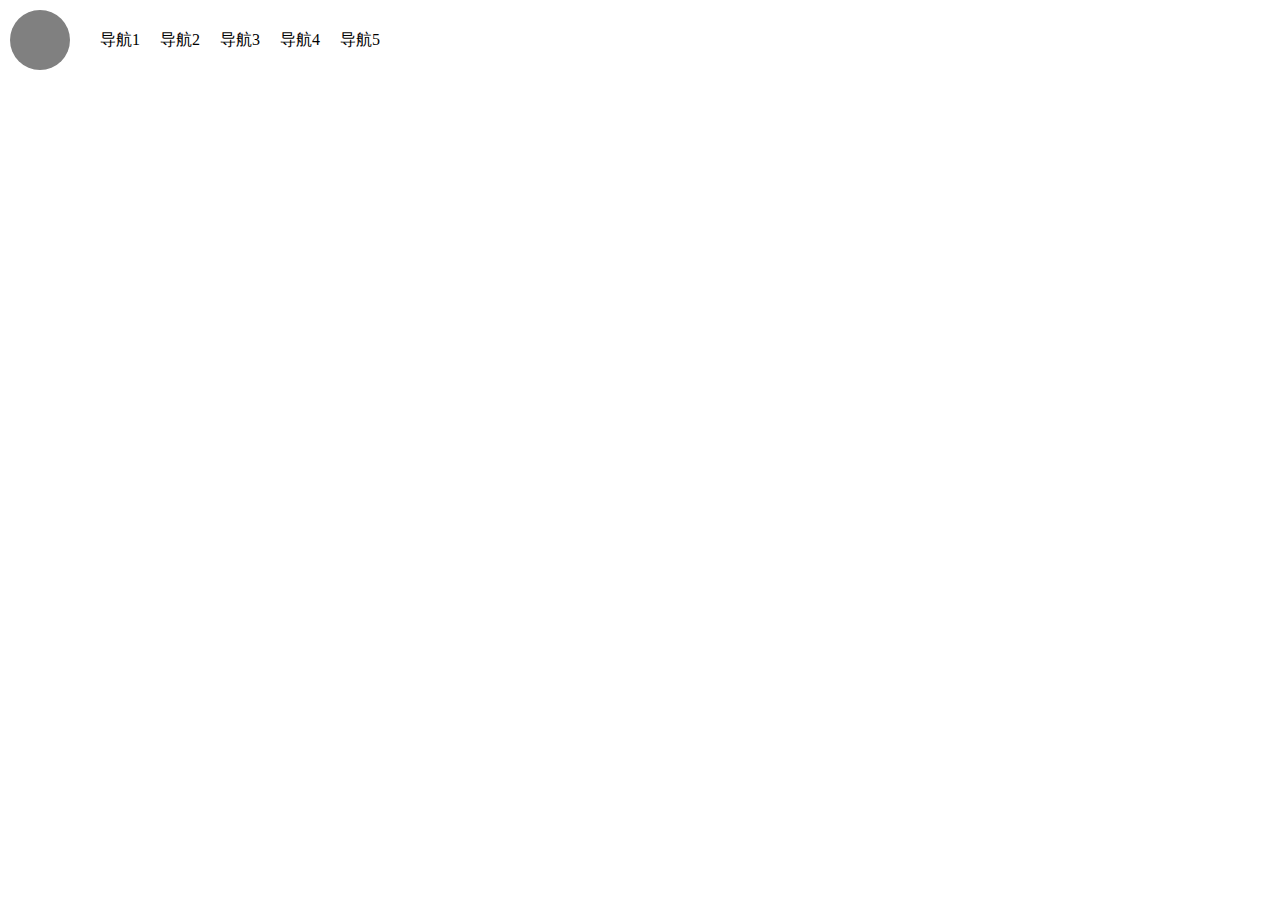
<file: mobile-demo/index.html>
<!DOCTYPE html>
<html lang="zh-Hans">

<head>
    <meta charset="UTF-8">
    <meta name="viewport" content="width=device-width, initial-scale=1.0">
    <title>移动页面demo</title>
    <style>
        * {
            margin: 0;
            padding: 0;
        }

        a {
            color: inherit;
            text-decoration: none;
        }

        ul,
        ol {
            list-style: none;
        }

        header {
            padding: 10px;
            position: relative;
        }

        header>button {
            position: absolute;
            top: 20px;
            right: 26px;
        }

        .nav2 {
            display: none;
        }

        @media(min-width:451px) {
            header>button {
                display: none;
            }

            .nav , .nav.active {
                display: none !important;
            }

            .nav2 {
                display: block;
            }

            header {
                display: flex;
                align-items: center;
            }

            header .nav2 {
                display: flex;
                margin-left: 20px;
            }

            header .nav2>li {
                margin: 0 10px;
            }
        }

        .logo {
            width: 60px;
            height: 60px;
            background: gray;
            border-radius: 50%;
        }

        .clearfix::after {
            content: '';
            display: block;
            clear: both;
        }

        .nav {
            display: none;
            background: gray;
            margin-top: 10px;
        }

        .nav.active {
            display: flex;
            justify-content: space-between;
        }
    </style>
</head>

<body>
    <header>
        <div class="logo"></div>
        <button id=xx>菜单</button>
        <ul id=yy class="nav">
            <li><a href="#">导航1</a></li>
            <li><a href="#">导航2</a></li>
            <li><a href="#">导航3</a></li>
            <li><a href="#">导航4</a></li>
            <li><a href="#">导航5</a></li>
        </ul>
        <ul class="nav2">
            <li><a href="#">导航1</a></li>
            <li><a href="#">导航2</a></li>
            <li><a href="#">导航3</a></li>
            <li><a href="#">导航4</a></li>
            <li><a href="#">导航5</a></li>
        </ul>
    </header>
    <script>
        xx.onclick = function () {
            yy.classList.toggle('active')
        }
    </script>
</body>

</html>
</file>
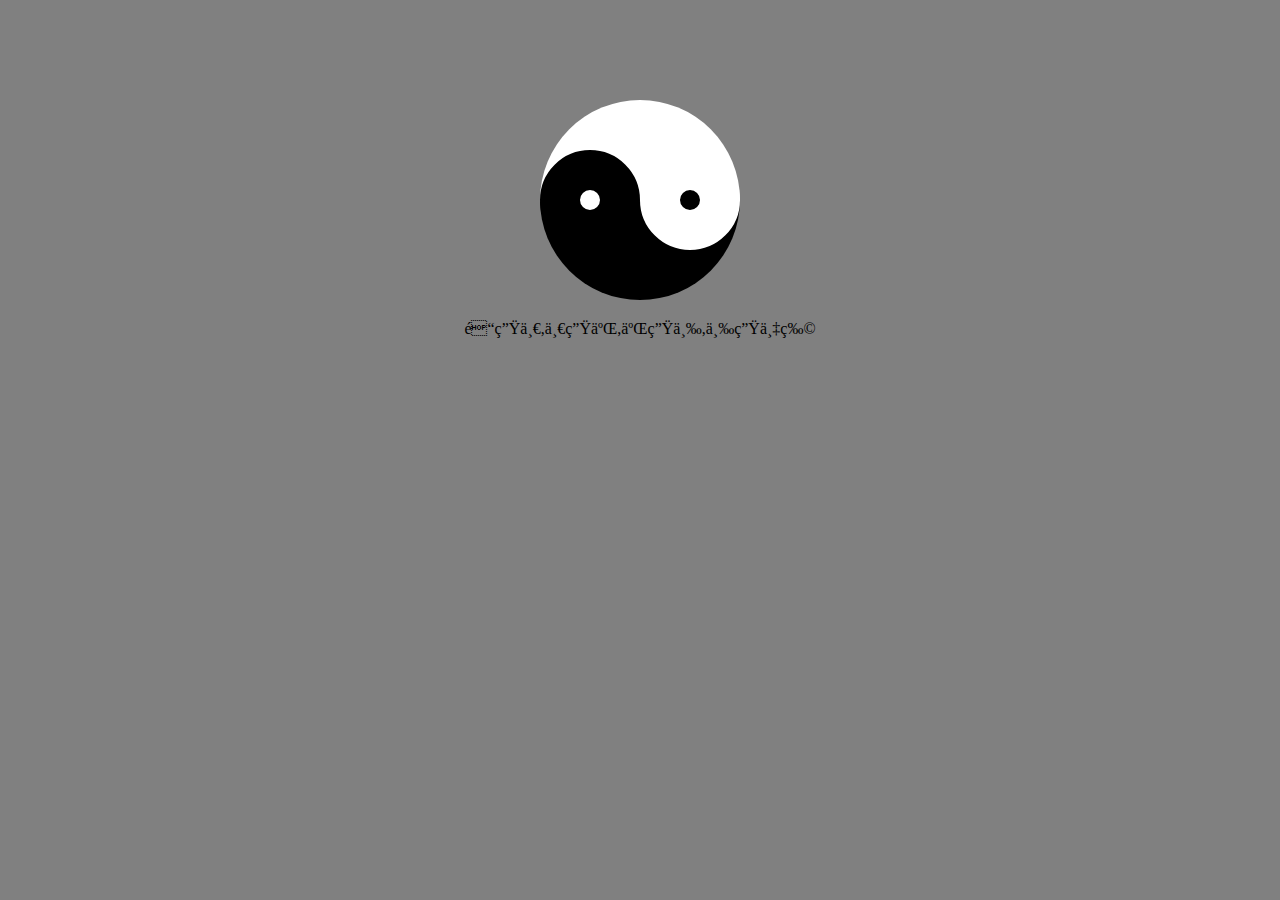
<file: yinyang-complex/index.html>
<!DOCTYPE html>
<html lang="en">
<head>
    <meta charset="zh-hans">
    <meta name="viewport" content="width=device-width, initial-scale=1.0">
    <title>yinyang-complex</title>
    <link rel="stylesheet" href="./style.css">
</head>
<body>
    <div id="yinyang"></div>
    <p>道生一,一生二,二生三,三生万物</p>
</body>
</html>
</file>
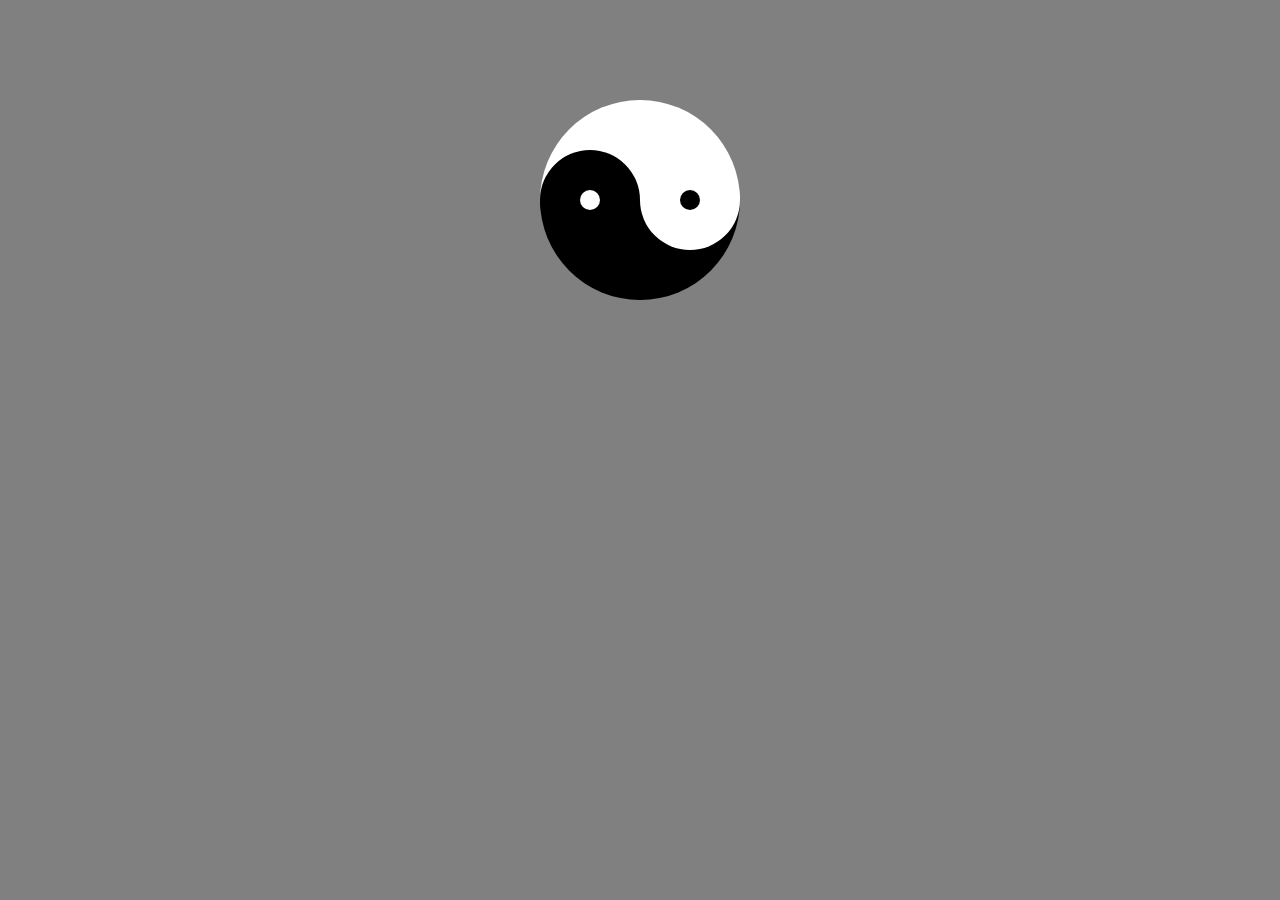
<file: yinyang-simple/index.html>
<!DOCTYPE html>
<html lang="en">

<head>
    <meta charset="zh-hans">
    <meta name="viewport" content="width=device-width, initial-scale=1.0">
    <title>yinyang</title>
    <link rel="stylesheet" href="./style.css">
</head>

<body>
    <div id="yinyang">
        <div class="one">
            <div class="circle"></div>
        </div>
        <div class="two">
            <div class="circle"></div>
        </div>
    </div>
</body>

</html>
</file>
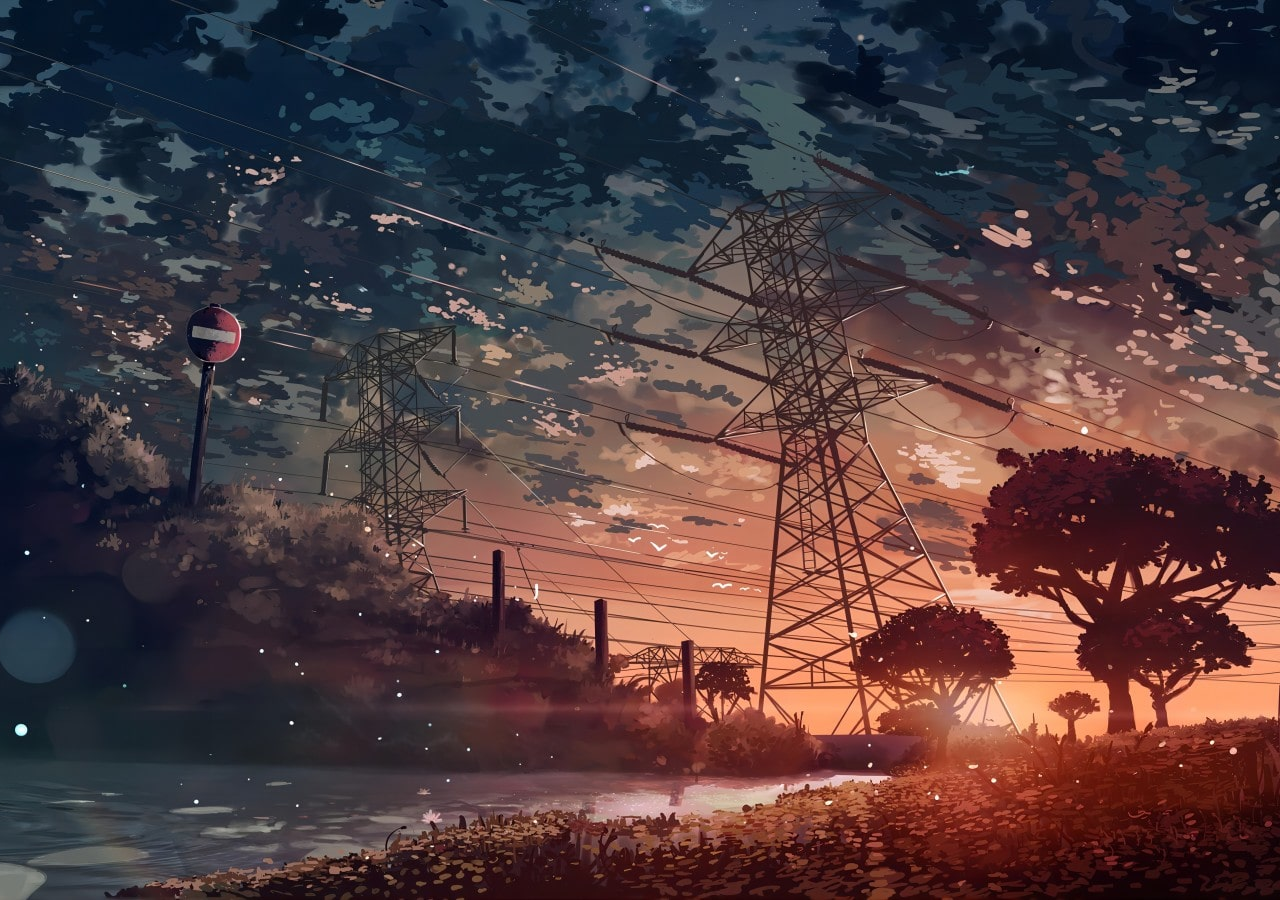
<file: nav-demo/simplify-index.html>
<!DOCTYPE html>
<html lang="zh-Hans">

<head>
    <meta charset="UTF-8">
    <meta name="viewport" content="width=device-width, initial-scale=1.0">
    <title>我的导航</title>
    <link rel="stylesheet" href="./style.css">
</head>

<body>
    <header></header>
    <main>
        <div class="wrapper" id="main1"></div>
        <!--<kbd class="key">A</kbd>>调式按键的样式-->
    </main>
    <footer></footer>
    <script>
        //1.初始化数据
        /*用JS存键盘按键--原版数组的嵌套--数组里面有数组*/
        /*以下当成伪代码，无须纠结细节语法，目的是实现功能*/
        //以下优化将代码从线型数组变为了树型
        var hashA = init() //调init方法，返回hash的两个值---keys,hash
        var keys = hashA['keys']
        var hash = hashA['hash']


        //2.生成键盘
        //遍历 keys,生成 kbd 标签
        /*在页面里创建3个div*/
        generateKeyboard(keys, hash)


        //3.监听用户动作
        listenToUser(hash)


        //下面是工具函数
        function getFromLocalStorage(name) {
            return JSON.parse(localStorage.getItem(name) || 'null')
        }
        /*function tag(tagName,attributes) { //attributes表示属性，现在需要遍历hash---把hash的key-属性一个个放到div--元素上
            var element = document.createElement(tagName) //声明一个元素
            for(var key in attributes){  //遍历属性 , key为className,id,textContent , for... in循环可以遍历一个hash
                element[key] = attributes[key]  //元素--div的属性 = attributes的key,element就是hash
            }
            return element
        }*/
        function tag(tagName) {
            return document.createElement(tagName)
        }
        function tag(tagName) {
            return document.createElement(tagName)
        }

        function createSpan(textContent) {
            var span1 = tag('span')
            span1.textContent = textContent //index2取值：第0~9个 第0~8个 第0~6个 此时键盘生成
            span1.className = 'text'
            return span1

        } 
        function createButton(id) {
            var button1 = tag('button') //button按钮使得用户有机会编辑按键网址
            button1.textContent = '编辑'
            button1.id = id             //以下三句实现，用户点击按键A的编辑，在控制台获取到a                
            button1.onclick = function (x) {
                var button2 = x['target']       //button被点击的时候，就执行里面的代码
                //console.log(button2.previousSibling) ///获取到编辑按钮所对应的icon
                var img2 = button2.previousSibling
                var key = button2['id']     //用户点击的是什么，target就表示什么;捕获用户点击编辑时的按键：q/w/z...
                var x = prompt('Please give me a website')  //允许用户输入新网址,将其存到变量x中
                hash[key] = x  //使用用户输入的新网址替换原按键的网址---hash变更
                //目前有一个问题，只要用户在当前页面刷新，用户前面的编辑将失效
                //解决方法：使用LocalStorage，及时保存用户的每一次编辑，在用户刷新时覆盖新产生的hash
                //原理：将JS变量存到浏览器里---存档
                img2.src = x + '/favicon.ico' //将原icon改为变更后的icon
                img2.onerror = function (x) {
                    x.target.src = 'http://s2.loli.net/2024/04/02/pmBdOnhX4oZ9sIi.jpg'
                }
                localStorage.setItem('x', JSON.stringify(hash)) //只要hash出现变更，就把此时的hash存到x里面
                console.log(hash)
            }
            return button1
        }
        function createImage(domain) {
            var img1 = tag('img')  //获取网址对应的icon
            if (domain) { //存在按键没有网址的可能
                img1.src = domain + '/favicon.ico' //获取按键对应的网址  
            } else {
                img1.src = 'http://s2.loli.net/2024/04/02/pmBdOnhX4oZ9sIi.jpg' //没有网址，icon就是这个图片
            }
            img1.onerror = function (x) {  //监听用户的请求事件--icon请求失败的话就将其换成上述图片
                /*console.log('icon下载失败')
                console.log(x)*/
                x.target.src = 'https://s2.loli.net/2024/04/02/pmBdOnhX4oZ9sIi.jpg'
            }
            return img1
        }

        function init() {
            var keys = {   /*keys是变量*/ //var：声明一个变量，赋值时是使用这个变量
                '0': { 0: 'q', 1: 'w', 2: 'e', 3: 'r', 4: 't', 5: 'y', 6: 'u', 7: 'i', 8: 'o', 9: 'p', 'length': 10 },
                '1': { 0: 'a', 1: 's', 2: 'd', 3: 'f', 4: 'g', 5: 'h', 6: 'j', 7: 'k', 8: 'l', 'length': 9 },
                '2': { 0: 'z', 1: 'x', 2: 'c', 3: 'v', 4: 'b', 5: 'n', 6: 'm', 'length': 7 },
                'length': 3
            }
            var hash = {  /*用JS存储hash*/
                'q': 'https://www.quotev.com/',
                'w': 'https://wallhere.com/zh/user/14286',
                'e': 'https://www.google.com/',
                'r': 'https://www.ruanyifeng.com/blog/2010/03/css_cookbook.html',
                't': 'https://css-tricks.com/',
                'y': 'https://www.iconfont.cn/',
                'u': 'https://www.bilibili.com/',
                'i': 'https://www.iciba.com/',
                'o': 'https://www.baidu.com/',
                'p': 'https://tympanus.net/codrops/category/playground/',
                'a': 'https://adamschwartz.co/magic-of-css/',
                's': 'https://stores.geohey.com/',
                'd': 'https://dribbble.com/shots',
                'f': 'https://www.iqiyi.com/',
                'g': 'https://github.com/',
                'h': 'https://weibo.com/',
                'j': 'https://jsbin.com/',
                'k': 'https://docs.uwa.zxy.link/qian-duan-kai-fa-wen-dang',
                'l': 'https://lib.njtech.edu.cn/',
                'z': 'https://www.zhihu.com/',
                'x': 'https://xiedaimala.com/',
                'c': 'https://cn.bing.com/',
                'v': 'https://sm.ms/',
                'b': 'https://www.bootcss.com/',
                'n': 'https://njtech.xybsyw.com/',
                'm': 'https://www.kugou.com/',
            }
            //取出lacalStorage 中x对应的hash，用其覆盖因用户刷新产生的hash---读档
            var hashInLocalStorage = getFromLocalStorage('x')
            if (hashInLocalStorage) {
                hash = hashInLocalStorage
            }
            return {
                "keys": keys,
                "hash": hash
            }
        }
        function generateKeyboard(keys, hash) {
            for (var index = 0; index < keys['length']; index = index + 1) { /*0、1、2*/
                var div1 = tag('div')  /*声明一个div*///将每一行按键用一个div包裹，方便调整间距
                div.className = 'row'


                main1.appendChild(div1)                   /*每次循环时main里面会出现1个div*/
                /*每个div里面创建10个kbd*/


                var row = keys[index] //第一行是第一个数组 第二行是第二个数组 第三行是第三个数组
                /*console.log(row)*/  //打印出来
                for (var index2 = 0; index2 < row['length']; index2 = index2 + 1) {
                    var span1 = createSpan(row[index2]) //index2取值：第0~9个 第0~8个 第0~6个 此时键盘生成

                    var button1 = createButton(row[index2])

                    var img1 = createImage(hash[row[index2]])

                    var kbd1 = tag('kbd') //第二行：0、1、2、3、4、5、6、7、8; //第三行：0、1、2、3、4、5、6;
                    kbd1.className = 'key' //将CSS中.key选择器中的样式赋予所有按键上


                    kbd1.appendChild(span1) //让icon和字母定位
                    kbd1.appendChild(img1)
                    kbd1.appendChild(button1)


                    div1.appendChild(kbd1)                /*每次循环时div里面会出现1个kbd*/
                }

            }
        }
        function listenToUser(hash) {
            document.onkeypress = function (x) {   //onkeypress：键被按了；x是随便取的名字
                var key = x['key'] //捕获用户按的键:q/w/e/r/t/y/u/i/o/p...
                var website = hash[key] //拿到对应按键的网站
                console.log(website)
                //location.href = /*'http://'+*/ website //打开对应的网站,当前地址栏的地址是website,注意是http协议
                window.open(website, '_blank') //在新空白窗口打开按键对应的网站
            }
        }

    </script>
</body>

</html>
</file>
<file: yinyang-complex/style.css>
body {
    background: grey;
}

@keyframes spin /*旋转*/ {
    from {
        transform: rotate(0deg);
        /*变形      转     0度*/
    }

    to {
        transform: rotate(360deg);
    }
}
p{
    text-align: center;
}

#yinyang {
    width: 200px;
    height: 200px;
    border-radius: 50%;
    background: linear-gradient(to bottom, #ffffff 1%, #ffffff 50%, #000000 51%, #000000 100%);
    position: relative;
    margin: 100px auto 20px;
    animation-name: spin;
    animation-duration: 3s; /*动画一个周期的时长*/
    animation-iteration-count: infinite; 
    /*动画重复次数，指定 infinite 无限次重复动画*/
    animation-timing-function: linear; 
    /*动画在每个周期的持续时间内如何进行*/
}

#yinyang::before {
    content: "";
    width: 20px;
    height: 20px;
    border-radius: 50%;
    background: white;
    position: absolute;
    top: 50px;
    left: 0;
    border: 40px solid black;
}

#yinyang::after {
    content: "";
    width: 20px;
    height: 20px;
    border-radius: 50%;
    background: black;
    position: absolute;
    top: 50px;
    right: 0;
    border: 40px solid white;
}
</file>
<file: yinyang-simple/style.css>
body{
    background:grey;
}
#yinyang{
    width: 200px;
    height:200px;
    border-radius: 50%;
    background: linear-gradient(to bottom, #ffffff 1%,#ffffff 50%,#000000 51%,#000000 100%);
    position: relative;
    margin: 100px auto;
}
#yinyang >.one{
    width: 100px;
    height: 100px;
    border-radius: 50%;
    background: #000;
    position: absolute;
    top:50px;
    left: 0;
}
#yinyang >.one >.circle{
    width:20px;
    height: 20px;
    border-radius: 50%;
    position: absolute;
    left:40px;
    top: 40px;
    background: #ffffff;
}
#yinyang >.two{
    width: 100px;
    height: 100px;
    border-radius: 50%;
    background: white;
    position: absolute;
    top:50px;
    right: 0;
}
#yinyang >.two >.circle{
    width:20px;
    height: 20px;
    border-radius: 50%;
    position: absolute;
    left:40px;
    top: 40px;
    background: #000000;
}
</file>
<file: nav-demo/style.css>
* {
    margin: 0;
    padding: 0;
}

a {
    text-decoration: none;
}

kbd {
    border: 1px solid red;
    width: 4em;
    height: 4em;
    /*为了让按键定型，不得已定死了宽度、高度*/
    display: inline-block;
    /*kbd是内联元素，为了让上面的宽高生效，变成inline-block元素*/
    text-transform: uppercase;
    /*将小写字母变为大写字母*/
    position: relative;
}

kbd>button {
    position: absolute;
    /*调整button按钮在按键中的位置*/
    right: 0;
    bottom: 0;
    display: none;
    /*鼠标hover按键时，button才出现*/
}

kbd:hover>button {
    display: inline-block;
    /*button就是inline-block元素*/
}

/*模拟键盘造型*/
#main1>div:nth-child(2) {
    margin-left: -35px;
}

#main1>div:nth-child(3) {
    margin-left: -110px;
}

#main1 {
    display: inline-block;
}

.wrapper{
    background: rgba(255, 255, 255, 0.15);
    border-radius: 10px;
}

body {
    background: grey url(./wall.jpg) no-repeat center center;
    background-size: cover; /*壁纸大小自适应*/
}

/*让键盘居中，内联元素：父元素上加text-align:center*/
main {
    text-align: center;
    display: flex;
    justify-content: center;
    align-items: center;
    height: 100vh;
}

.key {
    width: 50px;
    height: 40px;
    background: linear-gradient(to bottom, #292929 1%, #111111 100%);
    border: 1px solid #373737;
    color: #c5c5c5;
    border-radius: 6px;
    box-shadow: 0 0 0 1px #1a1b1c, 0 0 0 2px #1f2020, 0 3px 0 2px #080808;
    font-size: 16px;
    font-family: helvetica;
    position: relative;
}

.key img{
    width: 16px;
    height: 16px;
    position: absolute;
    left: 4px;
    bottom: 2px;
}

.row {
    margin: 20px 0;
}

.row .key {
    margin: 0 10px;
}

.key .text{
    position: absolute;
    left: 4px;
    top:2px;
}
</file>
